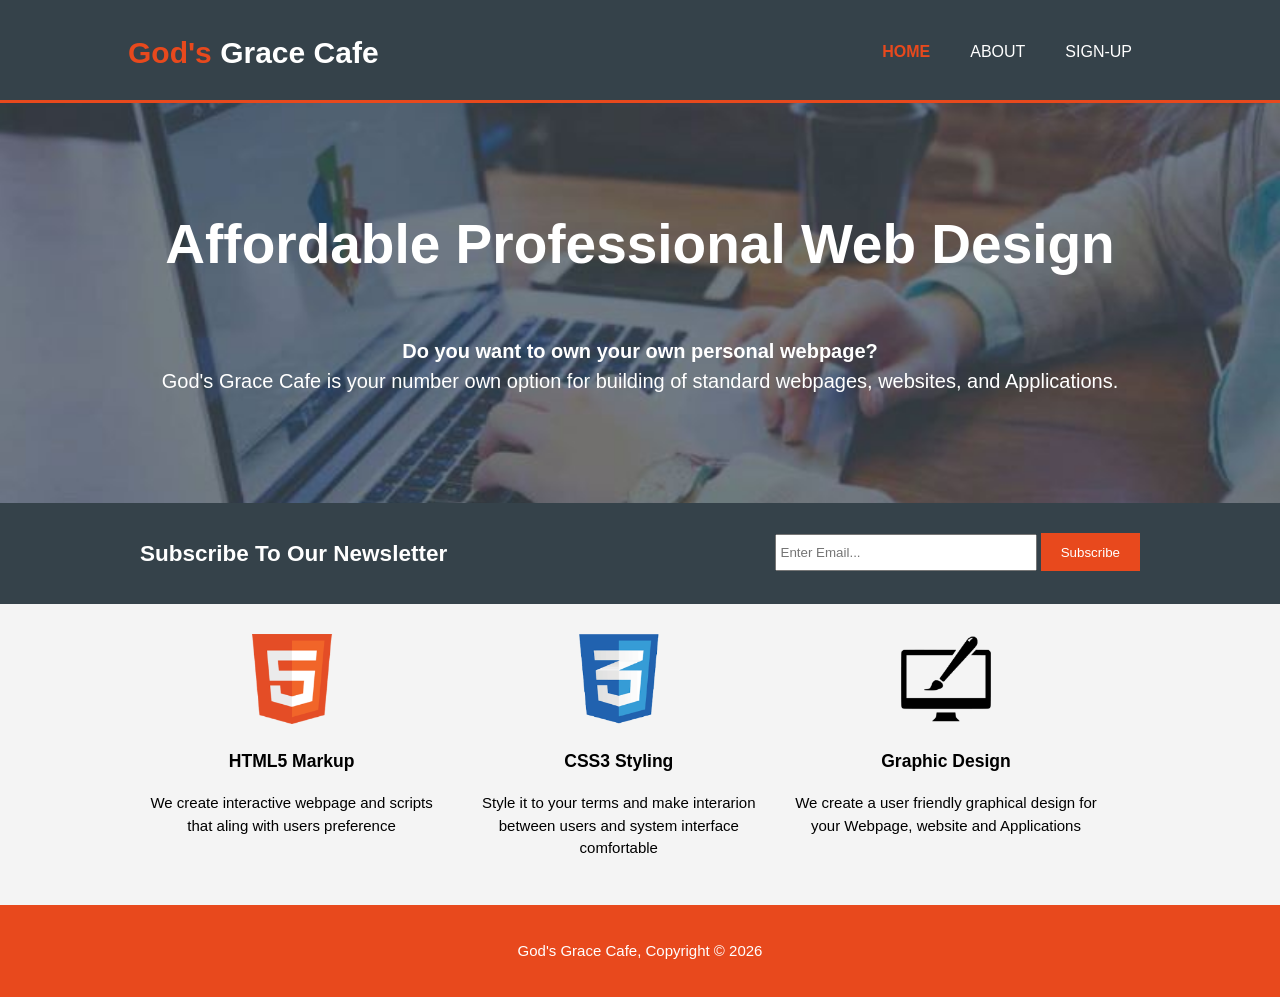
<file: Index.html>
<!DOCTYPE html>
<html>
  <head>
    <meta charset="utf-8">
    <meta name="description" content="Affordable and professional web design">
	  <meta name="keywords" content="web design, affordable web design, professional web design">
  	<meta name="author" content="Brad Traversy">
    <title>God's Grace Cafe | Welcome</title>
    <link rel="stylesheet" href="style.css">
    <link rel="icon" href="favicon.png">
  </head>
  <body>
    <header>
      <div class="container">
        <div id="branding">
          <h1><span class="highlight">God's</span> Grace Cafe</h1>
        </div>
        <nav>
          <ul>
            <li class="current"><a href="Index.html">Home</a></li>
            <li><a href="about.html">About</a></li>
            <li><a href="signup.html">Sign-up</a></li>
          </ul>
        </nav>
      </div>
    </header>

    <section id="showcase">
      <div class="container">
        <h1>Affordable Professional Web Design</h1>
        <p><br> <b>Do you want to own your own personal webpage?</b></br> God's Grace Cafe is your number own option for building of standard webpages, websites, and Applications.</p>
      </div>
    </section>

    <section id="newsletter">
      <div class="container">
        <h1>Subscribe To Our Newsletter</h1>
        <form>
          <input type="email" placeholder="Enter Email..." required>
          <button type="submit" class="button_1">Subscribe</button>
        </form>
      </div>
    </section>

    <section id="boxes">
      <div class="container">
        <div class="box">
          <img src="logo_html.png">
          <h3>HTML5 Markup</h3>
          <p>We create interactive webpage and scripts that aling with users preference</p>
        </div>
        <div class="box">
          <img src="logo_css.png">
          <h3>CSS3 Styling</h3>
          <p>Style it to your terms and make interarion between users and system interface comfortable</p>
        </div>
        <div class="box">
          <img src="logo_brush.png">
          <h3>Graphic Design</h3>
          <p>We create a user friendly graphical design for your Webpage, website and Applications</p>
        </div>
      </div>
    </section>

    <footer>
      <p>God's Grace Cafe, Copyright &copy; 2026</p>
    </footer>
  </body>
</html>
</file>
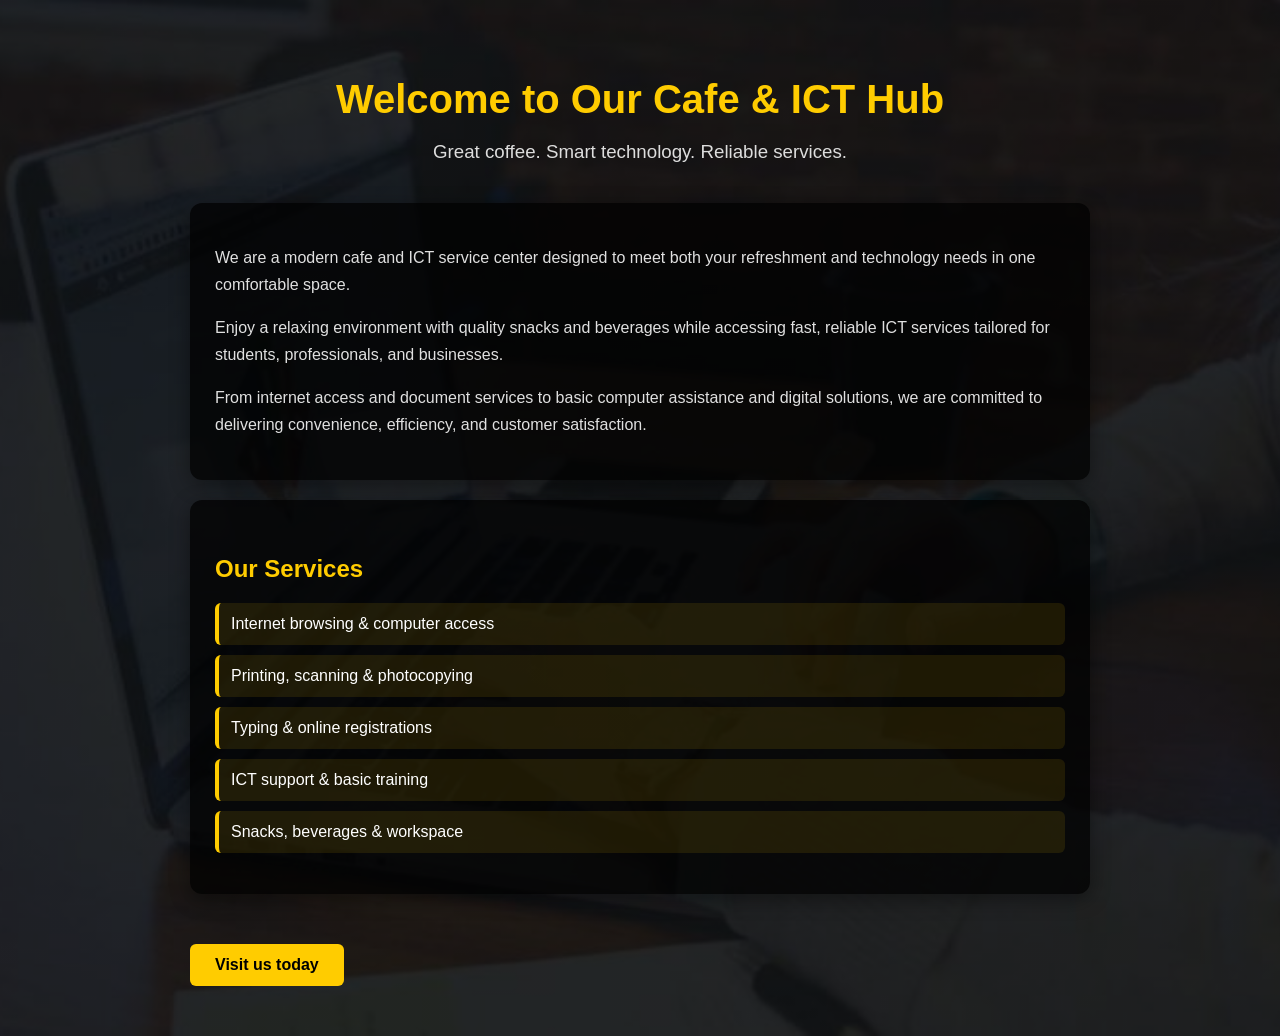
<file: about.html>
<!DOCTYPE html>
<html lang="en">
<head>
    <meta charset="UTF-8">
    <meta name="viewport" content="width=device-width, initial-scale=1.0">
    <title>About - Cafe & ICT Hub</title>

    <style>
        body {
            margin: 0;
            font-family: Arial, sans-serif;
            background: linear-gradient(rgba(0,0,0,0.7), rgba(0,0,0,0.7)),
                        url('showcase.jpg') no-repeat center center/cover;
            color: #fff;
        }

        /* Container */
        .container {
            max-width: 900px;
            margin: auto;
            padding: 50px 20px;
        }

        /* Header */
        h1 {
            font-size: 40px;
            text-align: center;
            color: #ffcc00;
            margin-bottom: 10px;
        }

        h3 {
            text-align: center;
            font-weight: normal;
            color: #ddd;
            margin-bottom: 40px;
        }

        /* Sections */
        .card {
            background: rgba(0,0,0,0.75);
            padding: 25px;
            border-radius: 12px;
            margin-bottom: 20px;
            box-shadow: 0 5px 20px rgba(0,0,0,0.4);
        }

        p {
            line-height: 1.7;
            color: #e0e0e0;
        }

        /* Services */
        h2 {
            color: #ffcc00;
            margin-top: 30px;
        }

        ul {
            list-style: none;
            padding: 0;
        }

        ul li {
            background: rgba(255, 204, 0, 0.1);
            margin: 10px 0;
            padding: 12px;
            border-left: 4px solid #ffcc00;
            border-radius: 6px;
        }

        /* Button */
        .btn {
            display: inline-block;
            margin-top: 30px;
            padding: 12px 25px;
            background: #ffcc00;
            color: #000;
            text-decoration: none;
            font-weight: bold;
            border-radius: 6px;
            transition: 0.3s;
        }

        .btn:hover {
            background: #e6b800;
        }

        /* Responsive */
        @media (max-width: 600px) {
            h1 {
                font-size: 28px;
            }

            .container {
                padding: 30px 15px;
            }
        }
    </style>
</head>

<body>

<div class="container">

    <h1>Welcome to Our Cafe & ICT Hub</h1>
    <h3>Great coffee. Smart technology. Reliable services.</h3>

    <div class="card">
        <p>
            We are a modern cafe and ICT service center designed to meet both your refreshment
            and technology needs in one comfortable space.
        </p>

        <p>
            Enjoy a relaxing environment with quality snacks and beverages while accessing fast,
            reliable ICT services tailored for students, professionals, and businesses.
        </p>

        <p>
            From internet access and document services to basic computer assistance and digital
            solutions, we are committed to delivering convenience, efficiency, and customer satisfaction.
        </p>
    </div>

    <div class="card">
        <h2>Our Services</h2>
        <ul>
            <li>Internet browsing & computer access</li>
            <li>Printing, scanning & photocopying</li>
            <li>Typing & online registrations</li>
            <li>ICT support & basic training</li>
            <li>Snacks, beverages & workspace</li>
        </ul>
    </div>

    <a class="btn" href="contact.html">Visit us today</a>

</div>

</body>
</html>
</file>
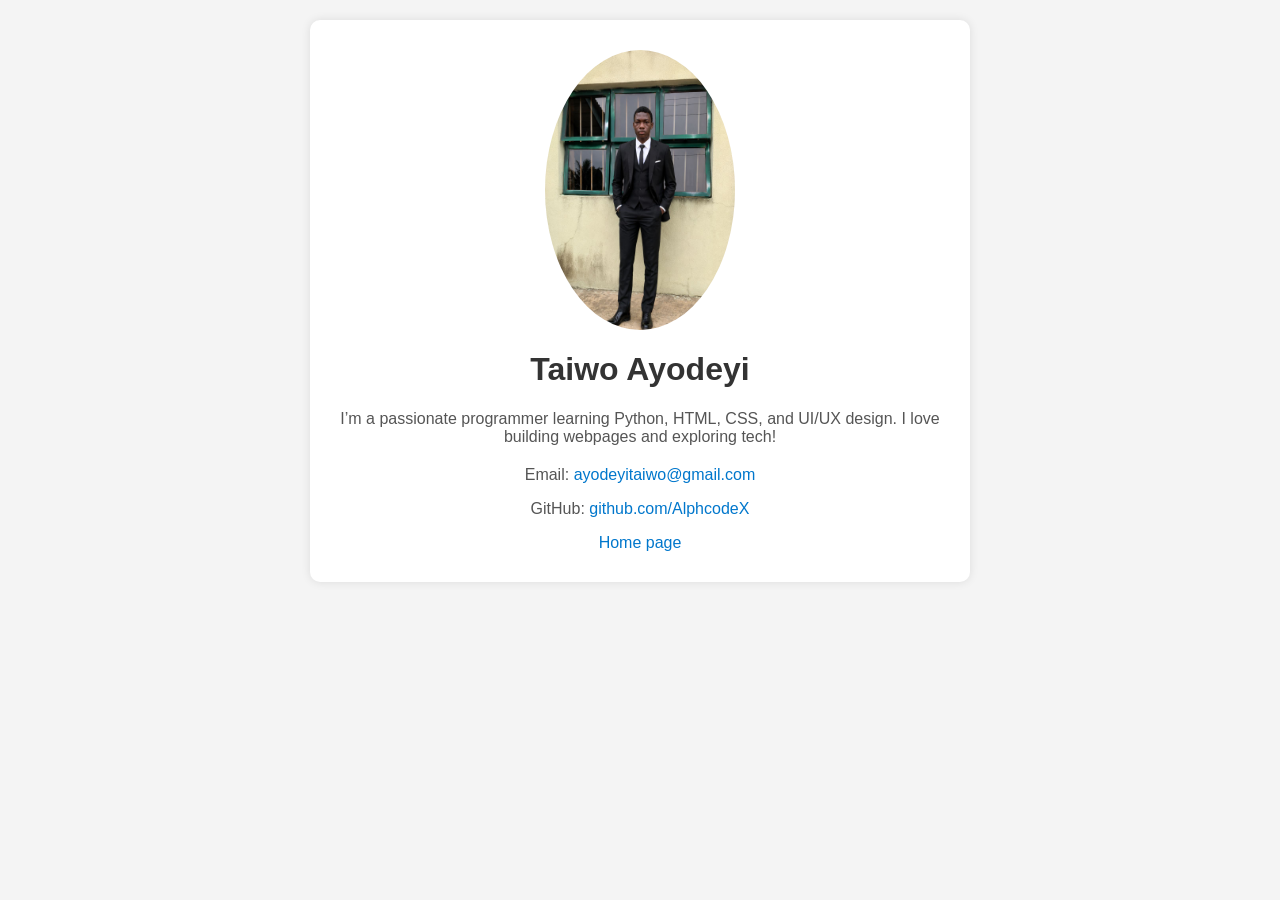
<file: contact.html>
<!DOCTYPE html>
<html lang="en">
<head>
    <meta charset="UTF-8">
    <title>My Profile</title>
    <style>
        body {
            font-family: Arial, sans-serif;
            background: #f4f4f4;
            margin: 0;
            padding: 20px;
        }

        .container {
            max-width: 600px;
            background: white;
            margin: 0 auto;
            padding: 30px;
            border-radius: 10px;
            box-shadow: 0 0 10px rgba(0,0,0,0.1);
        }

        h1 {
            text-align: center;
            color: #333;
        }

        img {
            display: block;
            width: 190px;
            height: 280px;
            border-radius: 50%;
            margin: 0 auto;
        }

        p {
            text-align: center;
            color: #555;
        }

        .contact {
            text-align: center;
            margin-top: 20px;
        }

        .contact a {
            text-decoration: none;
            color: #0077cc;
        }
    </style>
</head>
<body>

<div class="container">
    <img src="ggtu.jpg" alt="My Photo"
    width="320px">
    <h1>Taiwo Ayodeyi</h1>
    <p>I’m a passionate programmer learning Python, HTML, CSS, and UI/UX design. I love building webpages and exploring tech!</p>
    
    <div class="contact">
        <p>Email: <a href="mailto: ayodeyitaiwo@gmail.com">ayodeyitaiwo@gmail.com</a></p>
        <p>GitHub: <a href="https://github.com/AlphcodeX/">github.com/AlphcodeX </a></p>
        <a href="index.html">Home page</a>
    </div>
</div>

</body>
</html>
</file>
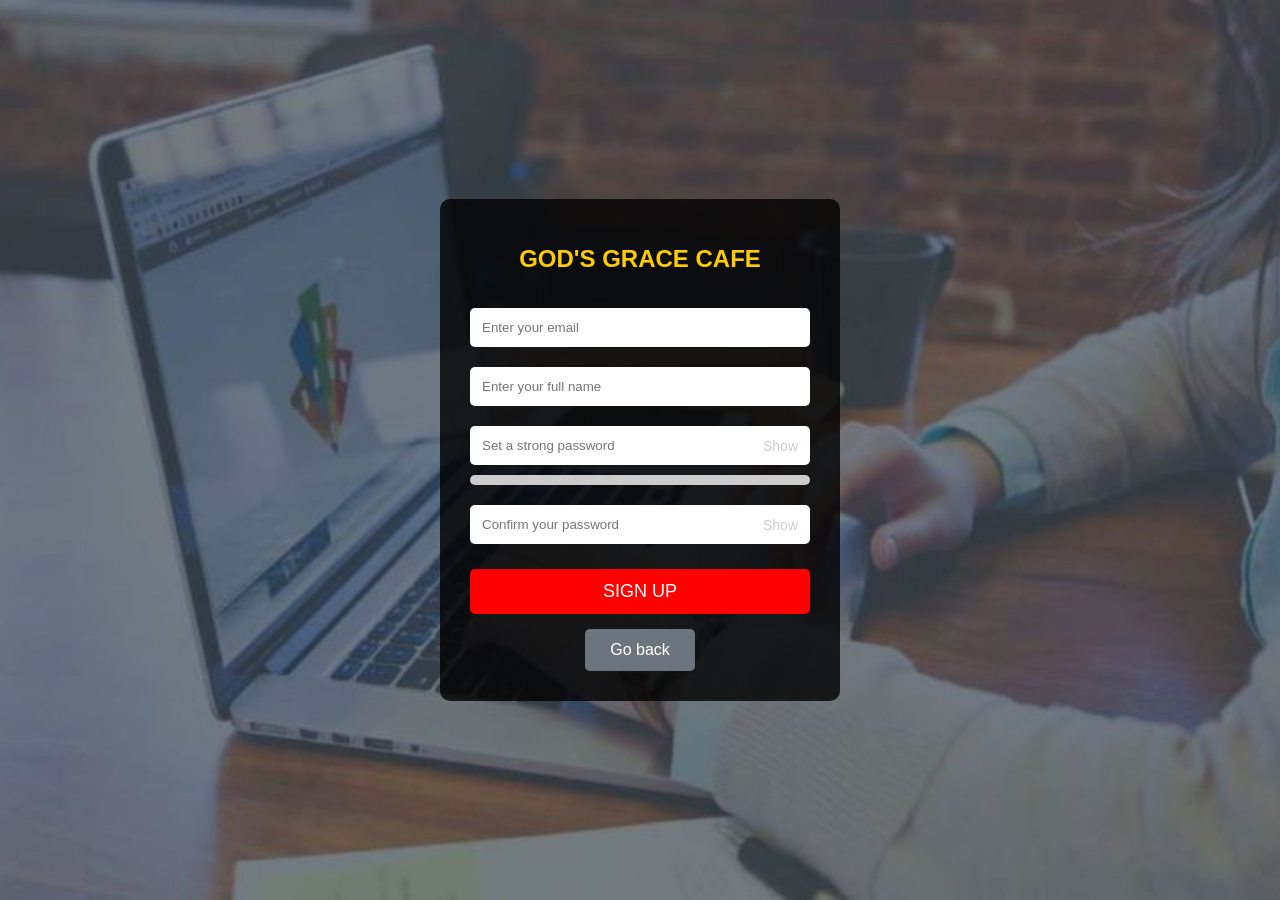
<file: signup.html>
<!DOCTYPE html>
<html lang="en">
<head>
    <meta charset="UTF-8">
    <meta name="viewport" content="width=device-width, initial-scale=1.0">
    <title>GOD'S GRACE CAFE</title>
    <style>
        body {
            margin: 0;
            padding: 0;
            font-family: Arial, sans-serif;
            background: url('showcase.jpg') no-repeat center center fixed;
            background-size: cover;
            color: #ffffff;
            display: flex;
            justify-content: center;
            align-items: center;
            min-height: 100vh;
        }
        .signup-form {
            background-color: rgba(0, 0, 0, 0.8);
            padding: 30px;
            border-radius: 10px;
            width: 90%;
            max-width: 400px;
            box-sizing: border-box;
            text-align: center;
        }
        .signup-form h1 {
            margin-bottom: 25px;
            font-size: 24px;
            color: #ffcc00;
        }
        .signup-form input {
            width: 100%;
            padding: 12px;
            margin: 10px 0;
            border-radius: 5px;
            border: none;
            box-sizing: border-box;
        }
        .password-container {
            position: relative;
        }
        .toggle-password {
            position: absolute;
            top: 50%;
            right: 12px;
            transform: translateY(-50%);
            cursor: pointer;
            color: #ccc;
            font-size: 14px;
            user-select: none;
        }
        .signup-form button {
            width: 100%;
            padding: 12px;
            background-color: red;
            color: white;
            font-size: 18px;
            border: none;
            border-radius: 5px;
            cursor: pointer;
            margin-top: 15px;
            transition: background-color 0.3s ease;
        }
        .signup-form button:hover {
            background-color: darkred;
        }
        .btn-link {
            display: inline-block;
            width: auto;
            padding: 12px 25px;
            background-color: #6c757d;
            color: white;
            text-decoration: none;
            border-radius: 5px;
            cursor: pointer;
            margin-top: 15px;
            transition: background-color 0.3s ease;
        }
        .btn-link:hover {
            background-color: #5a6268;
        }
        .error-message {
            color: #ff6666;
            margin: 10px 0;
            display: none;
            text-align: left;
        }
        .strength-bar {
            height: 10px;
            border-radius: 5px;
            background-color: #ccc;
            margin-bottom: 10px;
            overflow: hidden;
        }
        .strength-fill {
            height: 100%;
            width: 0%;
            transition: width 0.3s ease;
        }
        .strength-text {
            text-align: left;
            font-size: 14px;
            margin-bottom: 10px;
        }
        @media (max-width: 480px) {
            .signup-form h1 {
                font-size: 20px;
            }
            .signup-form button {
                font-size: 16px;
            }
        }
    </style>
</head>
<body>
    <form class="signup-form" id="signupForm">
        <h1>GOD'S GRACE CAFE</h1>

        <input type="email" id="email" placeholder="Enter your email" required>
        <input type="text" id="fullname" placeholder="Enter your full name" required>

        <div class="password-container">
            <input type="password" id="password" placeholder="Set a strong password" required>
            <span class="toggle-password" id="togglePassword">Show</span>
        </div>
        <div class="strength-bar">
            <div class="strength-fill" id="strengthFill"></div>
        </div>
        <div class="strength-text" id="strengthText"></div>

        <div class="password-container">
            <input type="password" id="confirmPassword" placeholder="Confirm your password" required>
            <span class="toggle-password" id="toggleConfirm">Show</span>
        </div>

        <div class="error-message" id="errorMessage"></div>

        <button type="submit">SIGN UP</button>
        <br>
        <a href="Index.html" class="btn-link">Go back</a>
    </form>
    <script>
        const form = document.getElementById('signupForm');
        const password = document.getElementById('password');
        const confirmPassword = document.getElementById('confirmPassword');
        const errorMessage = document.getElementById('errorMessage');
        const strengthFill = document.getElementById('strengthFill');
        const strengthText = document.getElementById('strengthText');
        const togglePassword = document.getElementById('togglePassword');
        const toggleConfirm = document.getElementById('toggleConfirm');

        // Password strength check
        function checkPasswordStrength(pw) {
            let strength = 0;
            if (pw.length >= 8) strength++;
            if (/[A-Z]/.test(pw)) strength++;
            if (/[a-z]/.test(pw)) strength++;
            if (/[0-9]/.test(pw)) strength++;
            if (/[!@#$%^&*(),.?":{}|<>]/.test(pw)) strength++;
            return strength;
        }

        function updateStrengthMeter() {
            const strength = checkPasswordStrength(password.value);
            const percent = (strength / 5) * 100;
            strengthFill.style.width = percent + "%";

            if (strength <= 2) {
                strengthFill.style.backgroundColor = "red";
                strengthText.textContent = "Weak";
            } else if (strength === 3 || strength === 4) {
                strengthFill.style.backgroundColor = "orange";
                strengthText.textContent = "Medium";
            } else if (strength === 5) {
                strengthFill.style.backgroundColor = "green";
                strengthText.textContent = "Strong";
            } else {
                strengthFill.style.backgroundColor = "#ccc";
                strengthText.textContent = "";
            }
        }

        password.addEventListener('input', updateStrengthMeter);

        // Toggle password visibility
        togglePassword.addEventListener('click', () => {
            if (password.type === "password") {
                password.type = "text";
                togglePassword.textContent = "Hide";
            } else {
                password.type = "password";
                togglePassword.textContent = "Show";
            }
        });

        toggleConfirm.addEventListener('click', () => {
            if (confirmPassword.type === "password") {
                confirmPassword.type = "text";
                toggleConfirm.textContent = "Hide";
            } else {
                confirmPassword.type = "password";
                toggleConfirm.textContent = "Show";
            }
        });

        // Form validation
        form.addEventListener('submit', function(event) {
    event.preventDefault();

    errorMessage.innerHTML = '';
    const errors = [];

    if (password.value !== confirmPassword.value) {
        errors.push("Passwords do not match.");
    }

    if (checkPasswordStrength(password.value) < 5) {
        errors.push("Password is not strong enough.");
    }

    if (errors.length > 0) {
        errorMessage.innerHTML = errors.map(e => "• " + e).join("<br>");
        errorMessage.style.display = 'block';
        return;
    }

    window.location.href = "./success.html";
});
    </script>
    
</body>
</html>
</file>
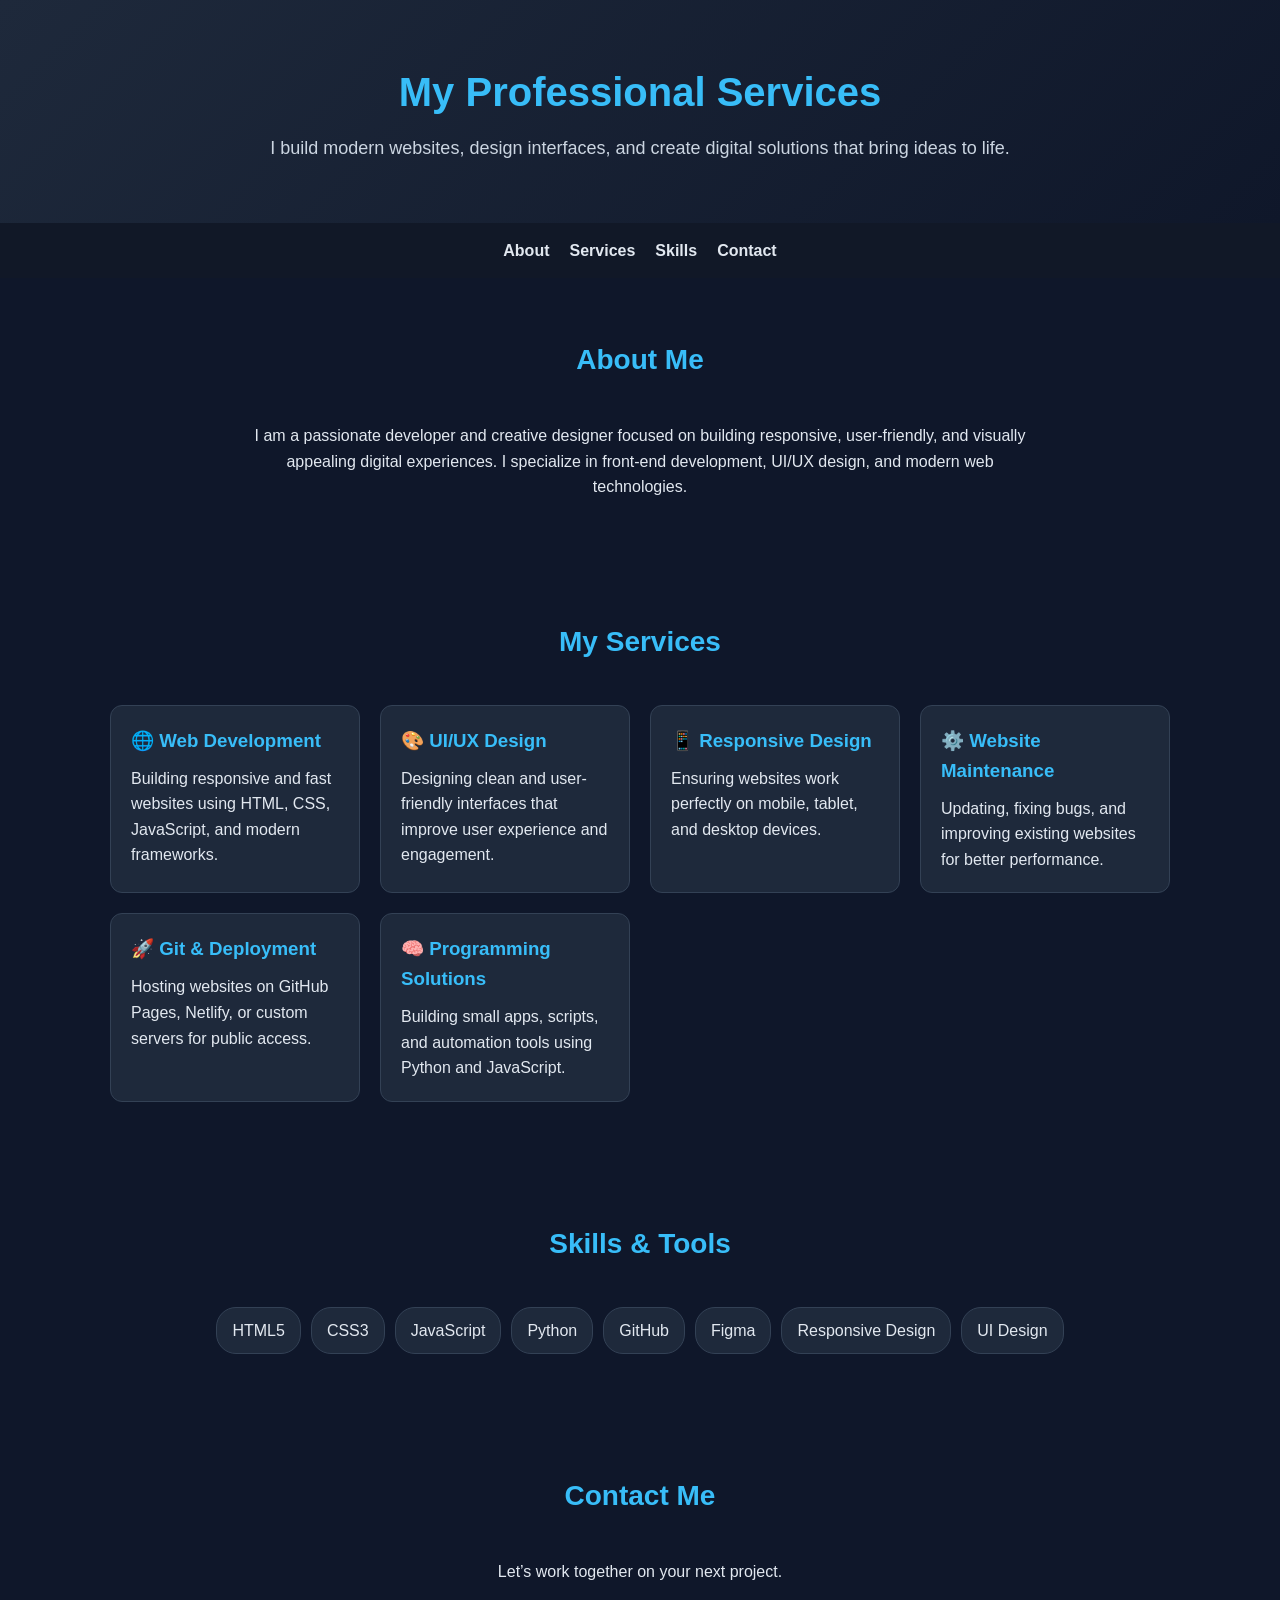
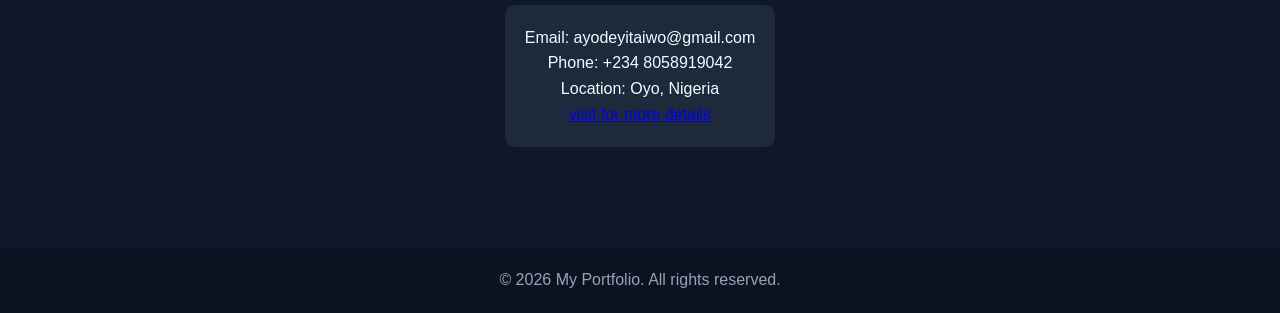
<file: success.html>
<!DOCTYPE html>
<html lang="en">
<head>
<meta charset="UTF-8" />
<meta name="viewport" content="width=device-width, initial-scale=1.0"/>
<title>My Services Portfolio</title>

<style>
/* =======================
   GLOBAL STYLES
======================= */
* {
    margin: 0;
    padding: 0;
    box-sizing: border-box;
    font-family: Arial, sans-serif;
}

body {
    background: #0f172a;
    color: #e2e8f0;
    line-height: 1.6;
}

/* =======================
   HEADER
======================= */
header {
    background: linear-gradient(135deg, #1e293b, #0f172a);
    padding: 60px 20px;
    text-align: center;
}

header h1 {
    font-size: 40px;
    color: #38bdf8;
}

header p {
    margin-top: 10px;
    color: #cbd5e1;
    font-size: 18px;
}

/* =======================
   NAV
======================= */
nav {
    display: flex;
    justify-content: center;
    gap: 20px;
    background: #111827;
    padding: 15px;
    position: sticky;
    top: 0;
}

nav a {
    color: #e2e8f0;
    text-decoration: none;
    font-weight: bold;
}

nav a:hover {
    color: #38bdf8;
}

/* =======================
   SECTIONS
======================= */
section {
    padding: 60px 20px;
    max-width: 1100px;
    margin: auto;
}

.section-title {
    text-align: center;
    margin-bottom: 40px;
    font-size: 28px;
    color: #38bdf8;
}

/* =======================
   SERVICES GRID
======================= */
.services {
    display: grid;
    grid-template-columns: repeat(auto-fit, minmax(250px, 1fr));
    gap: 20px;
}

.card {
    background: #1e293b;
    padding: 20px;
    border-radius: 12px;
    transition: 0.3s;
    border: 1px solid #334155;
}

.card:hover {
    transform: translateY(-5px);
    border-color: #38bdf8;
}

.card h3 {
    color: #38bdf8;
    margin-bottom: 10px;
}

/* =======================
   ABOUT BOX
======================= */
.about {
    text-align: center;
    max-width: 800px;
    margin: auto;
}

/* =======================
   SKILLS
======================= */
.skills {
    display: flex;
    flex-wrap: wrap;
    justify-content: center;
    gap: 10px;
}

.skill {
    background: #1e293b;
    padding: 10px 15px;
    border-radius: 20px;
    border: 1px solid #334155;
}

/* =======================
   CONTACT
======================= */
.contact {
    text-align: center;
}

.contact-box {
    margin-top: 20px;
    background: #1e293b;
    padding: 20px;
    border-radius: 10px;
    display: inline-block;
    color:#eaffff;
    
}

/* =======================
   FOOTER
======================= */
footer {
    text-align: center;
    padding: 20px;
    background: #0b1220;
    margin-top: 40px;
    color: #94a3b8;
}

/* =======================
   RESPONSIVE
======================= */
@media(max-width: 600px){
    header h1 {
        font-size: 28px;
    }
}
</style>
</head>

<body>

<!-- HEADER -->
<header>
    <h1>My Professional Services</h1>
    <p>I build modern websites, design interfaces, and create digital solutions that bring ideas to life.</p>
</header>

<!-- NAVIGATION -->
<nav>
    <a href="#about">About</a>
    <a href="#services">Services</a>
    <a href="#skills">Skills</a>
    <a href="#contact">Contact</a>
</nav>

<!-- ABOUT -->
<section id="about">
    <h2 class="section-title">About Me</h2>
    <div class="about">
        <p>
            I am a passionate developer and creative designer focused on building responsive,
            user-friendly, and visually appealing digital experiences.
            I specialize in front-end development, UI/UX design, and modern web technologies.
        </p>
    </div>
</section>

<!-- SERVICES -->
<section id="services">
    <h2 class="section-title">My Services</h2>

    <div class="services">

        <div class="card">
            <h3>🌐 Web Development</h3>
            <p>Building responsive and fast websites using HTML, CSS, JavaScript, and modern frameworks.</p>
        </div>

        <div class="card">
            <h3>🎨 UI/UX Design</h3>
            <p>Designing clean and user-friendly interfaces that improve user experience and engagement.</p>
        </div>

        <div class="card">
            <h3>📱 Responsive Design</h3>
            <p>Ensuring websites work perfectly on mobile, tablet, and desktop devices.</p>
        </div>

        <div class="card">
            <h3>⚙️ Website Maintenance</h3>
            <p>Updating, fixing bugs, and improving existing websites for better performance.</p>
        </div>

        <div class="card">
            <h3>🚀 Git & Deployment</h3>
            <p>Hosting websites on GitHub Pages, Netlify, or custom servers for public access.</p>
        </div>

        <div class="card">
            <h3>🧠 Programming Solutions</h3>
            <p>Building small apps, scripts, and automation tools using Python and JavaScript.</p>
        </div>

    </div>
</section>

<!-- SKILLS -->
<section id="skills">
    <h2 class="section-title">Skills & Tools</h2>

    <div class="skills">
        <div class="skill">HTML5</div>
        <div class="skill">CSS3</div>
        <div class="skill">JavaScript</div>
        <div class="skill">Python</div>
        <div class="skill">GitHub</div>
        <div class="skill">Figma</div>
        <div class="skill">Responsive Design</div>
        <div class="skill">UI Design</div>
    </div>
</section>

<!-- CONTACT -->
<section id="contact">
    <h2 class="section-title">Contact Me</h2>

    <div class="contact">
        <p>Let’s work together on your next project.</p>

        <div class="contact-box">
            <p>Email: ayodeyitaiwo@gmail.com</p>
            <p>Phone: +234 8058919042</p>
            <p>Location: Oyo, Nigeria</p>
            <p><a href="contact.html">visit for more details</a>  </p>
        </div>
    </div>
</section>

<!-- FOOTER -->
<footer>
    <p>© 2026 My Portfolio. All rights reserved.</p>
</footer>

</body>
</html>
</file>
<file: style.css>
body{
  font: 15px/1.5 Arial, Helvetica,sans-serif;
  padding:0;
  margin:0;
  background-color:#f4f4f4;
}

/* Global */
.container{
  width:80%;
  margin:auto;
  overflow:hidden;
}

ul{
  margin:0;
  padding:0;
}

.button_1{
  height:38px;
  background:#e8491d;
  border:0;
  padding-left: 20px;
  padding-right:20px;
  color:#ffffff;
}

.dark{
  padding:15px;
  background:#35424a;
  color:#ffffff;
  margin-top:10px;
  margin-bottom:10px;
}

/* Header **/
header{
  background:#35424a;
  color:#ffffff;
  padding-top:30px;
  min-height:70px;
  border-bottom:#e8491d 3px solid;
}

header a{
  color:#ffffff;
  text-decoration:none;
  text-transform: uppercase;
  font-size:16px;
}

header li{
  float:left;
  display:inline;
  padding: 0 20px 0 20px;
}

header #branding{
  float:left;
}

header #branding h1{
  margin:0;
}

header nav{
  float:right;
  margin-top:10px;
}

header .highlight, header .current a{
  color:#e8491d;
  font-weight:bold;
}

header a:hover{
  color:#cccccc;
  font-weight:bold;
}

/* Showcase */
#showcase{
  min-height:400px;
  background:url('showcase.jpg') no-repeat;
  background-position: center;
  background-size: cover;
  text-align:center;
  color:#ffffff;
}

#showcase h1{
  margin-top:100px;
  font-size:55px;
  margin-bottom:10px;
}

#showcase p{
  font-size:20px;
}

/* Newsletter */
#newsletter{
  padding:15px;
  color:#ffffff;
  background:#35424a;
}

#newsletter h1{
  float:left;
}

#newsletter form {
  float:right;
  margin-top:15px;
}

#newsletter input[type="email"]{
  padding:4px;
  height:25px;
  width:250px;
}

/* Boxes */
#boxes{
  margin-top:20px;
}

#boxes .box{
  float:left;
  text-align: center;
  width:30%;
  padding:10px;
}

#boxes .box img{
  width:90px;
}

/* Sidebar */
aside#sidebar{
  float:right;
  width:30%;
  margin-top:10px;
}

aside#sidebar .quote input, aside#sidebar .quote textarea{
  width:90%;
  padding:5px;
}

/* Main-col */
article#main-col{
  float:left;
  width:65%;
}

/* Services */
ul#services li{
  list-style: none;
  padding:20px;
  border: #cccccc solid 1px;
  margin-bottom:5px;
  background:#e6e6e6;
}

footer{
  padding:20px;
  margin-top:20px;
  color:#ffffff;
  background-color:#e8491d;
  text-align: center;
}

/* Media Queries */
@media(max-width: 768px){
  header #branding,
  header nav,
  header nav li,
  #newsletter h1,
  #newsletter form,
  #boxes .box,
  article#main-col,
  aside#sidebar{
    float:none;
    text-align:center;
    width:100%;
  }

  header{
    padding-bottom:20px;
  }

  #showcase h1{
    margin-top:40px;
  }

  #newsletter button, .quote button{
    display:block;
    width:100%;
  }

  #newsletter form input[type="email"], .quote input, .quote textarea{
    width:100%;
    margin-bottom:5px;
  }
}
</file>
